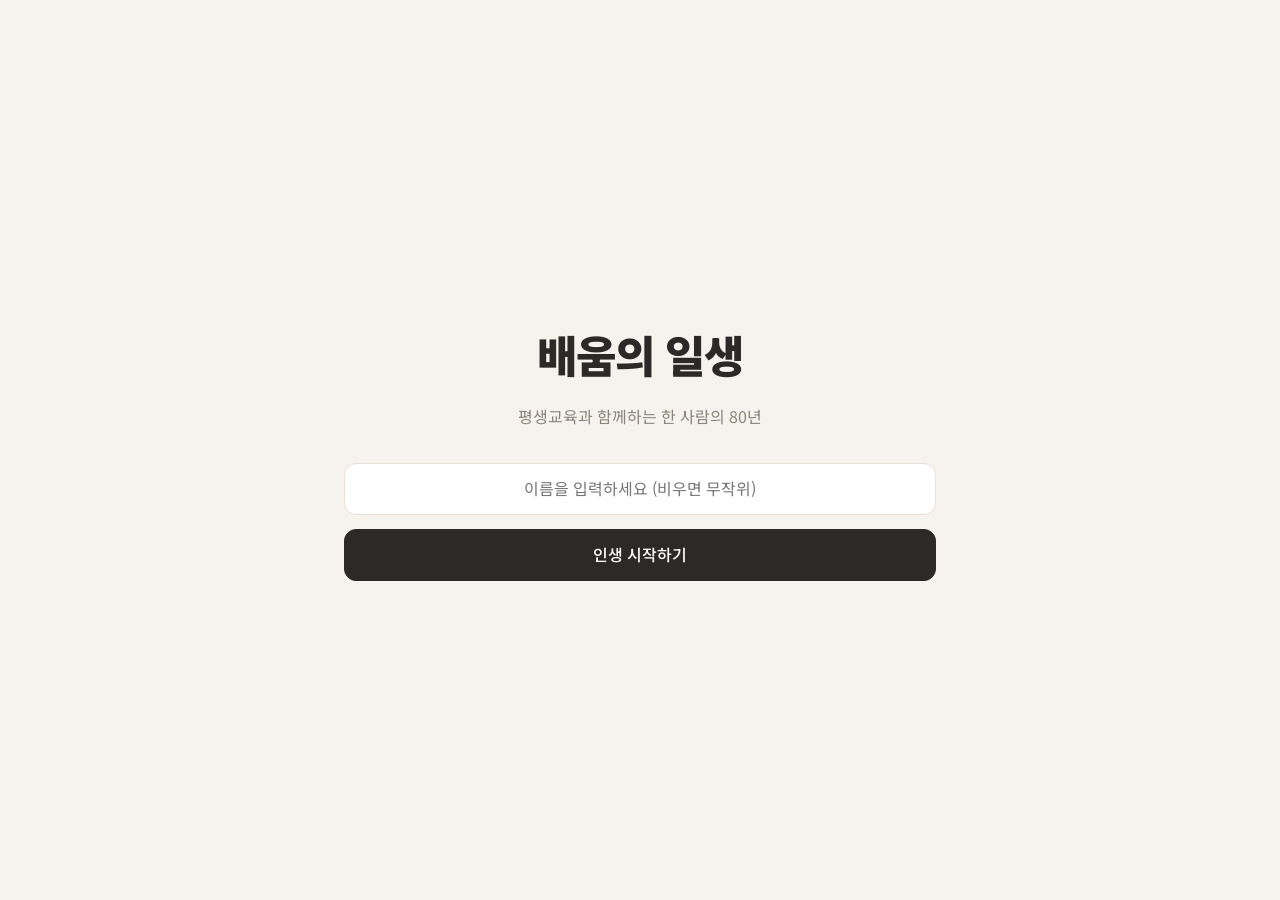
<file: 백업/v1_혼자하기/index.html>
<!doctype html>
<html lang="ko">
<head>
  <meta charset="utf-8">
  <meta name="viewport" content="width=device-width, initial-scale=1">
  <title>배움의 일생</title>
  <link rel="preconnect" href="https://fonts.googleapis.com">
  <link href="https://fonts.googleapis.com/css2?family=Noto+Sans+KR:wght@400;500;700;900&display=swap" rel="stylesheet">
  <link rel="stylesheet" href="css/style.css">
</head>
<body>
  <!-- 시작 화면 -->
  <section id="startScreen" class="screen active">
    <div class="start-box">
      <h1 id="gameTitle"></h1>
      <p id="gameSubtitle" class="subtitle"></p>
      <input id="nameInput" maxlength="8" placeholder="이름을 입력하세요 (비우면 무작위)">
      <button id="startBtn" class="btn primary">인생 시작하기</button>
    </div>
  </section>

  <!-- 게임 화면 -->
  <section id="gameScreen" class="screen">
    <header class="top">
      <div class="who">
        <span id="stageTag" class="tag"></span>
        <strong id="nameText"></strong>
      </div>
      <div class="age"><span id="ageText">0</span><small>세</small></div>
    </header>
    <div id="stats" class="stats"></div>
    <div id="timelineBar" class="timeline-bar"></div>
    <main id="log" class="log"></main>
    <footer class="controls">
      <button id="skipBtn" class="btn primary">▶ 다음 이벤트</button>
    </footer>
  </section>

  <!-- 엔딩 화면 -->
  <section id="endScreen" class="screen">
    <div class="end-box">
      <p class="end-label">인생의 끝에서</p>
      <h2 id="endTitle"></h2>
      <p id="endText" class="end-text"></p>
      <div id="endStats" class="stats"></div>
      <h3>나의 평생교육 이력</h3>
      <ul id="eduList" class="edu-list"></ul>
      <button id="restartBtn" class="btn primary">다시 태어나기</button>
    </div>
  </section>

  <!-- 이벤트 창 -->
  <div id="eventModal" class="modal">
    <div class="card">
      <div class="card-head">
        <span id="evStage" class="tag"></span>
        <span id="evAge" class="ev-age"></span>
      </div>
      <h2 id="evTitle"></h2>
      <img id="evImage" class="ev-image" alt="">
      <p id="evText" class="ev-text"></p>
      <div id="evChoices" class="choices"></div>
      <div id="evResult" class="result">
        <p id="evResultText" class="ev-text"></p>
        <div id="evDeltas" class="deltas"></div>
        <div id="evInfo" class="info">
          <strong>📚 평생교육 알아보기</strong>
          <p id="evInfoText"></p>
        </div>
        <button id="evContinue" class="btn primary">계속</button>
      </div>
    </div>
  </div>

  <!-- 게임 데이터: 새 스크립트 파일은 여기에 추가 -->
  <script src="data/settings.js"></script>
  <script src="data/stages.js"></script>
  <script src="data/events.js"></script>
  <script src="data/events_more.js"></script>
  <script src="data/events_random.js"></script>
  <script src="data/events_stage.js"></script>
  <script src="data/endings.js"></script>
  <!-- 게임 엔진 -->
  <script src="js/engine.js"></script>
</body>
</html>
</file>
<file: 백업/v1_혼자하기/css/style.css>
:root {
  --bg: #f6f3ee;
  --paper: #ffffff;
  --ink: #2b2a28;
  --muted: #8a857c;
  --line: #e7e1d7;
  --accent: #3d5afe;
  --radius: 16px;
}
* { box-sizing: border-box; }
html, body { margin: 0; height: 100%; }
@supports (height: 100dvh) { body { height: 100dvh; } }
body {
  background: var(--bg);
  color: var(--ink);
  font-family: "Noto Sans KR", system-ui, sans-serif;
  line-height: 1.6;
}
.screen { display: none; height: 100%; max-width: 640px; margin: 0 auto; }
.screen.active { display: flex; flex-direction: column; }

/* 버튼 */
.btn {
  font: inherit; font-weight: 500;
  border: 1px solid var(--line); background: var(--paper); color: var(--ink);
  padding: 12px 18px; border-radius: 12px; cursor: pointer;
  transition: transform .1s, background .2s;
}
.btn:hover { background: #faf8f4; }
.btn:active { transform: scale(.98); }
.btn.primary { background: var(--ink); color: #fff; border-color: var(--ink); }
.btn.primary:hover { background: #444; }
.btn:disabled { opacity: .4; cursor: default; }

/* 시작 */
#startScreen { justify-content: center; padding: 24px; }
.start-box { text-align: center; display: flex; flex-direction: column; gap: 14px; }
.start-box h1 { font-size: 44px; font-weight: 900; margin: 0; letter-spacing: -1px; }
.subtitle { color: var(--muted); margin: 0 0 20px; }
#nameInput {
  font: inherit; padding: 12px 16px; border-radius: 12px;
  border: 1px solid var(--line); text-align: center; background: var(--paper);
}

/* 상단 */
.top { display: flex; justify-content: space-between; align-items: center; padding: 20px 16px 8px; }
.who { display: flex; align-items: center; gap: 10px; font-size: 18px; }
.tag { font-size: 12px; font-weight: 700; padding: 3px 10px; border-radius: 99px; background: #eee; }
.age { font-size: 40px; font-weight: 900; line-height: 1; }
.age small { font-size: 16px; font-weight: 500; margin-left: 2px; color: var(--muted); }

/* 능력치 */
.stats { display: grid; grid-template-columns: repeat(2, 1fr); gap: 8px; padding: 8px 16px; }
.stat { background: var(--paper); border: 1px solid var(--line); border-radius: 12px; padding: 8px 10px; position: relative; }
.stat .name { font-size: 12px; color: var(--muted); display: flex; justify-content: space-between; }
.stat .name b { color: var(--ink); font-size: 18px; }
.stat .sub { font-size: 11px; color: var(--muted); margin-top: 2px; }
.btn:disabled { opacity: .45; cursor: not-allowed; }
.card.mentor { border: 3px solid #e0a800; box-shadow: 0 0 0 6px rgba(224,168,0,.18); }
.card.mentor h2 { color: #b07d00; }
.edu-list li.plain { opacity: .6; }
.stat .bar { height: 6px; background: #f0ece5; border-radius: 99px; margin-top: 6px; overflow: hidden; }
.stat .fill { height: 100%; border-radius: 99px; transition: width .6s ease; }
.float {
  position: absolute; right: 8px; top: -6px; font-size: 12px; font-weight: 700;
  animation: floatUp 1.4s ease forwards; pointer-events: none;
}
@keyframes floatUp { from { opacity: 1; transform: translateY(0); } to { opacity: 0; transform: translateY(-18px); } }

/* 인생 진행 막대 */
.timeline-bar { display: flex; gap: 3px; padding: 4px 16px 8px; }
.timeline-bar div { flex: 1; height: 4px; border-radius: 99px; background: #e4ded3; transition: background .4s; }

/* 기록 */
.log { flex: 1; overflow-y: auto; padding: 8px 16px 16px; display: flex; flex-direction: column; gap: 6px; }
.entry { display: flex; gap: 12px; font-size: 15px; animation: fadeIn .4s ease; }
.entry .y { min-width: 40px; color: var(--muted); font-size: 13px; padding-top: 2px; text-align: right; }
.entry.stage { margin-top: 12px; font-weight: 700; }
.entry.event .t { background: var(--paper); border: 1px solid var(--line); border-radius: 10px; padding: 6px 10px; }
@keyframes fadeIn { from { opacity: 0; transform: translateY(4px); } to { opacity: 1; } }

.controls { display: flex; gap: 8px; padding: 12px 16px 20px; }
.controls .btn { flex: 1; white-space: nowrap; }

/* 이벤트 창 */
.modal {
  position: fixed; inset: 0; background: rgba(30, 28, 24, .45);
  display: none; align-items: center; justify-content: center; padding: 16px; z-index: 10;
}
.modal.open { display: flex; }
.card {
  background: var(--paper); border-radius: var(--radius); width: 100%; max-width: 520px;
  max-height: 92vh; overflow-y: auto; padding: 22px; animation: pop .25s ease;
}
@keyframes pop { from { transform: scale(.95); opacity: 0; } to { transform: scale(1); opacity: 1; } }
.card-head { display: flex; justify-content: space-between; align-items: center; }
.ev-age { color: var(--muted); font-size: 14px; }
.card h2 { margin: 10px 0; font-size: 22px; }
.ev-image { width: 100%; border-radius: 12px; margin-bottom: 10px; display: none; }
.ev-text { white-space: pre-line; margin: 0 0 16px; }
.choices { display: flex; flex-direction: column; gap: 8px; }
.choices .btn { text-align: left; }
.result { display: none; }
.deltas { display: flex; flex-wrap: wrap; gap: 6px; margin-bottom: 14px; }
.deltas span { font-size: 13px; font-weight: 700; padding: 3px 10px; border-radius: 99px; background: #f3f0ea; }
.info { background: #f2f5ff; border-radius: 12px; padding: 12px 14px; margin-bottom: 16px; font-size: 14px; }
.info p { white-space: pre-line; margin: 6px 0 0; }
#evContinue { width: 100%; }

/* 엔딩 */
#endScreen { overflow-y: auto; }
.end-box { padding: 32px 16px; text-align: center; }
.end-label { color: var(--muted); margin: 0; }
.end-box h2 { font-size: 32px; margin: 4px 0 12px; }
.end-text { white-space: pre-line; }
.end-box h3 { margin-top: 24px; }
.edu-list { list-style: none; padding: 0; text-align: left; margin-bottom: 24px; }
.edu-list li { background: var(--paper); border: 1px solid var(--line); border-radius: 10px; padding: 8px 12px; margin-bottom: 6px; }
.edu-list li small { color: var(--muted); margin-right: 8px; }

@media (max-width: 420px) {
  .stats { grid-template-columns: repeat(2, 1fr); }
  .start-box h1 { font-size: 36px; }
}
</file>
